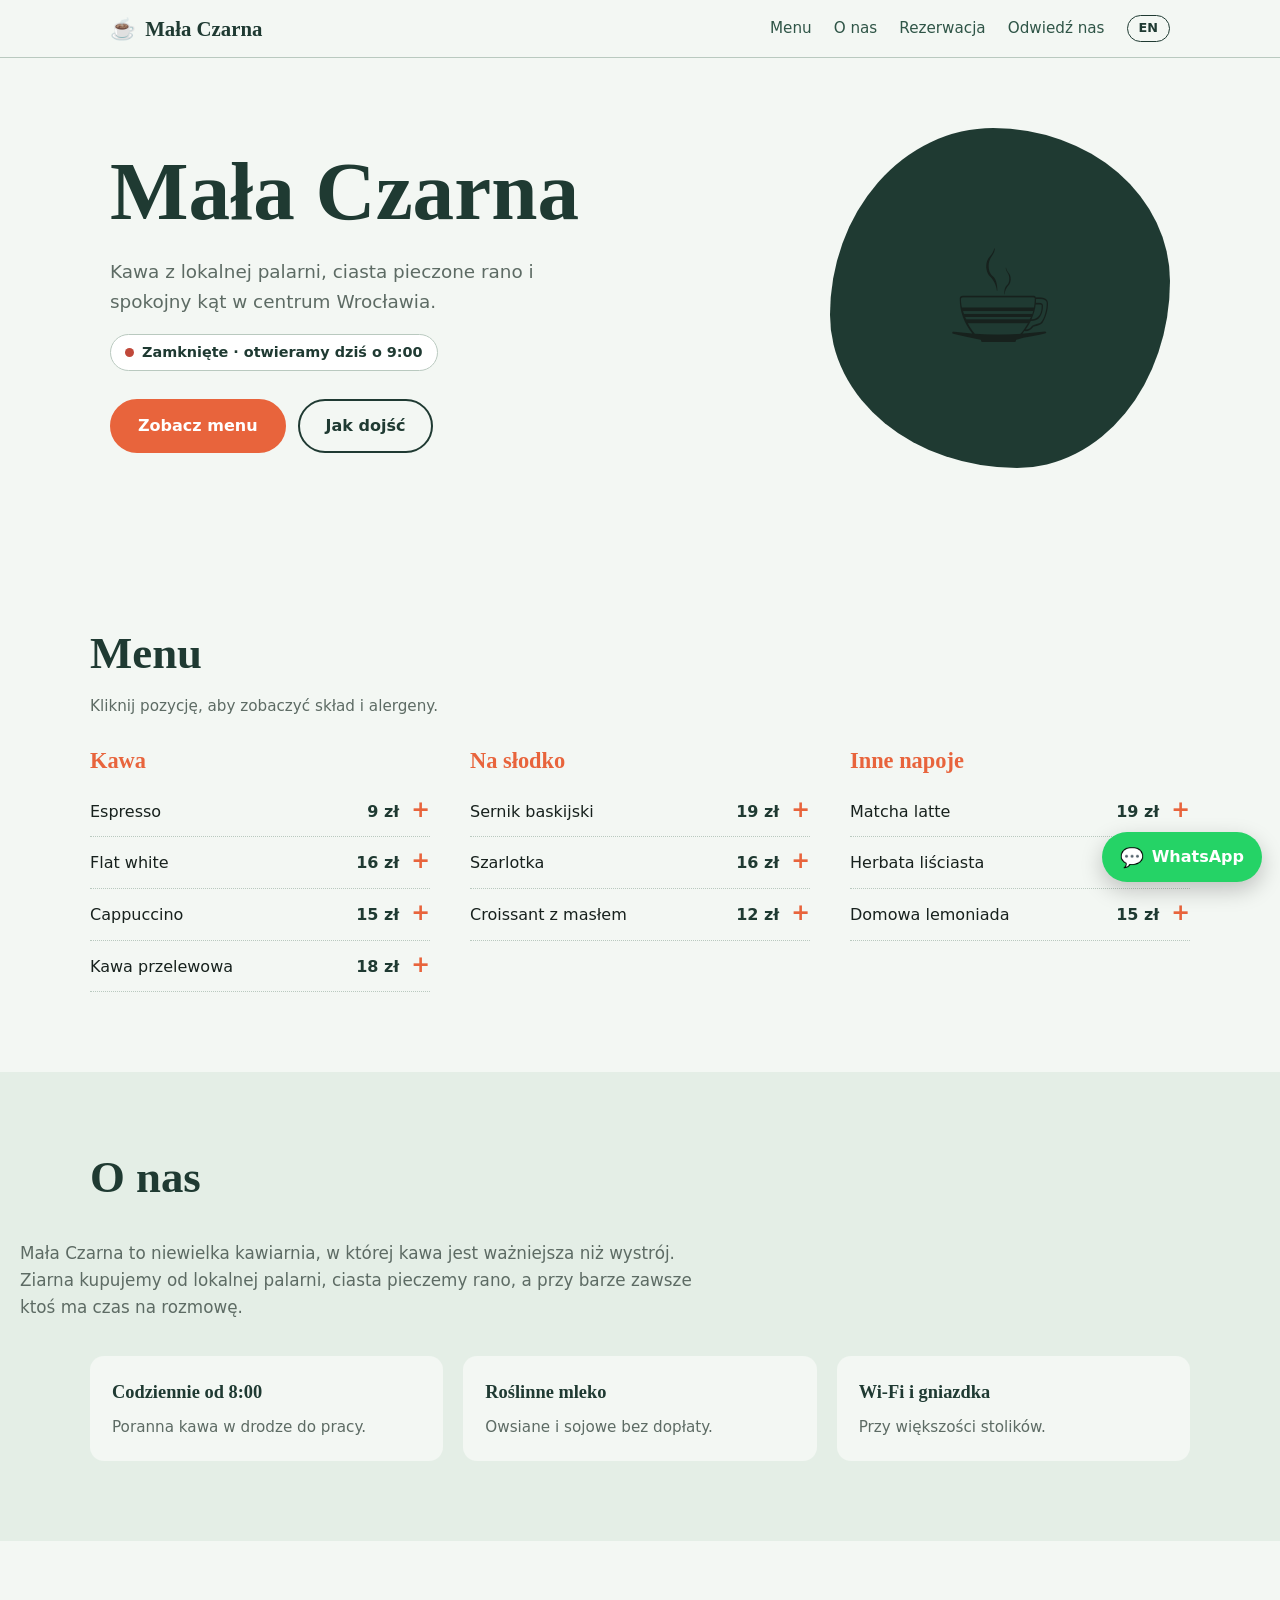
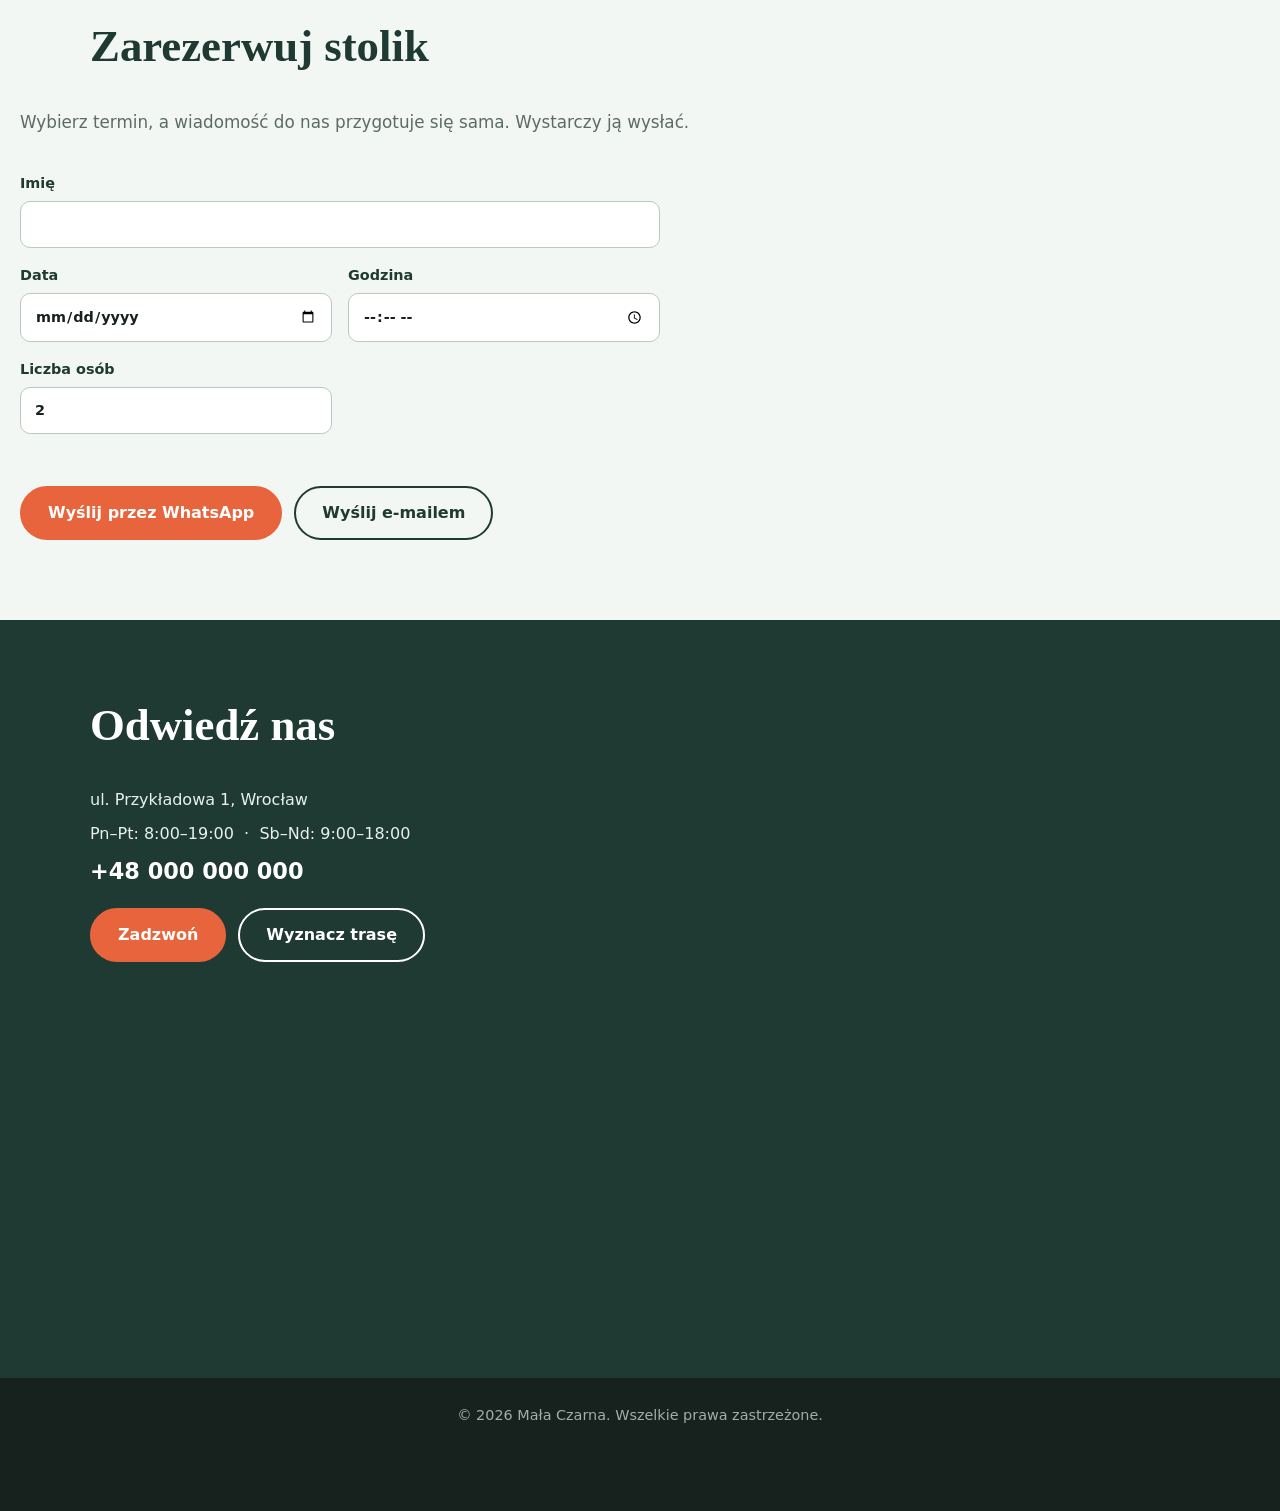
<file: index.html>
<!DOCTYPE html>
<html lang="pl">
<head>
    <meta charset="UTF-8">
    <meta name="viewport" content="width=device-width, initial-scale=1.0">
    <meta name="description" content="Mała Czarna – kawiarnia we Wrocławiu. Dobra kawa, domowe ciasta i spokojny kąt w centrum.">
    <title>Mała Czarna – kawiarnia we Wrocławiu</title>
    <link rel="icon" href="data:image/svg+xml,<svg xmlns='http://www.w3.org/2000/svg' viewBox='0 0 100 100'><text y='.9em' font-size='90'>☕</text></svg>">
    <link rel="alternate" hreflang="pl" href="index.html">
    <link rel="alternate" hreflang="en" href="en.html">

    <meta property="og:type" content="website">
    <meta property="og:title" content="Mała Czarna – kawiarnia we Wrocławiu">
    <meta property="og:description" content="Dobra kawa, domowe ciasta i spokojny kąt w centrum Wrocławia.">
    <meta property="og:locale" content="pl_PL">

    <link rel="stylesheet" href="style.css">

    <script type="application/ld+json">
    {
        "@context": "https://schema.org",
        "@type": "CafeOrCoffeeShop",
        "name": "Mała Czarna",
        "address": {
            "@type": "PostalAddress",
            "streetAddress": "ul. Przykładowa 1",
            "addressLocality": "Wrocław",
            "addressCountry": "PL"
        },
        "telephone": "+48000000000",
        "openingHours": ["Mo-Fr 08:00-19:00", "Sa-Su 09:00-18:00"]
    }
    </script>
</head>
<body>

    <header>
        <nav>
            <a href="#" class="brand"><span class="brand-cup">☕</span> Mała Czarna</a>
            <div class="links">
                <a href="#menu">Menu</a>
                <a href="#about">O nas</a>
                <a href="#book">Rezerwacja</a>
                <a href="#visit">Odwiedź nas</a>
                <a href="en.html" hreflang="en" lang="en" class="lang">EN</a>
            </div>
        </nav>
    </header>

    <section class="hero">
        <div class="hero-text">
            <h1>Mała Czarna</h1>
            <p class="lead">Kawa z lokalnej palarni, ciasta pieczone rano i spokojny kąt w centrum Wrocławia.</p>
            <p class="status" id="status" aria-live="polite"></p>
            <div class="hero-buttons">
                <a href="#menu" class="button">Zobacz menu</a>
                <a href="#visit" class="button button-outline">Jak dojść</a>
            </div>
        </div>
        <div class="hero-art" aria-hidden="true">☕</div>
    </section>

    <section id="menu" class="section">
        <h2>Menu</h2>
        <p class="hint">Kliknij pozycję, aby zobaczyć skład i alergeny.</p>
        <div class="menu-grid">
            <div class="menu-col">
                <h3>Kawa</h3>
                <ul>
                    <li><details>
                        <summary><span>Espresso</span><span class="price">9 zł</span></summary>
                        <p class="ingredients"><strong>Skład:</strong> kawa arabica z lokalnej palarni, woda.<span class="allergens">Alergeny: brak</span></p>
                    </details></li>
                    <li><details>
                        <summary><span>Flat white</span><span class="price">16 zł</span></summary>
                        <p class="ingredients"><strong>Skład:</strong> podwójne espresso, mleko 3,2% (lub napój roślinny).<span class="allergens">Alergeny: mleko</span></p>
                    </details></li>
                    <li><details>
                        <summary><span>Cappuccino</span><span class="price">15 zł</span></summary>
                        <p class="ingredients"><strong>Skład:</strong> espresso, mleko, mleczna pianka.<span class="allergens">Alergeny: mleko</span></p>
                    </details></li>
                    <li><details>
                        <summary><span>Kawa przelewowa</span><span class="price">18 zł</span></summary>
                        <p class="ingredients"><strong>Skład:</strong> kawa single origin, woda.<span class="allergens">Alergeny: brak</span></p>
                    </details></li>
                </ul>
            </div>
            <div class="menu-col">
                <h3>Na słodko</h3>
                <ul>
                    <li><details>
                        <summary><span>Sernik baskijski</span><span class="price">19 zł</span></summary>
                        <p class="ingredients"><strong>Skład:</strong> ser śmietankowy, śmietana, jajka, cukier, mąka pszenna.<span class="allergens">Alergeny: mleko, jaja, gluten</span></p>
                    </details></li>
                    <li><details>
                        <summary><span>Szarlotka</span><span class="price">16 zł</span></summary>
                        <p class="ingredients"><strong>Skład:</strong> jabłka, mąka pszenna, masło, cukier, cynamon.<span class="allergens">Alergeny: gluten, mleko</span></p>
                    </details></li>
                    <li><details>
                        <summary><span>Croissant z masłem</span><span class="price">12 zł</span></summary>
                        <p class="ingredients"><strong>Skład:</strong> mąka pszenna, masło, mleko, drożdże, cukier, sól.<span class="allergens">Alergeny: gluten, mleko</span></p>
                    </details></li>
                </ul>
            </div>
            <div class="menu-col">
                <h3>Inne napoje</h3>
                <ul>
                    <li><details>
                        <summary><span>Matcha latte</span><span class="price">19 zł</span></summary>
                        <p class="ingredients"><strong>Skład:</strong> matcha, mleko (lub napój roślinny), syrop waniliowy.<span class="allergens">Alergeny: mleko</span></p>
                    </details></li>
                    <li><details>
                        <summary><span>Herbata liściasta</span><span class="price">14 zł</span></summary>
                        <p class="ingredients"><strong>Skład:</strong> herbata liściasta, woda.<span class="allergens">Alergeny: brak</span></p>
                    </details></li>
                    <li><details>
                        <summary><span>Domowa lemoniada</span><span class="price">15 zł</span></summary>
                        <p class="ingredients"><strong>Skład:</strong> cytryna, woda gazowana, cukier, mięta.<span class="allergens">Alergeny: brak</span></p>
                    </details></li>
                </ul>
            </div>
        </div>
    </section>

    <section id="about" class="section alt">
        <h2>O nas</h2>
        <p class="text">
            Mała Czarna to niewielka kawiarnia, w której kawa jest ważniejsza niż wystrój.
            Ziarna kupujemy od lokalnej palarni, ciasta pieczemy rano,
            a przy barze zawsze ktoś ma czas na rozmowę.
        </p>
        <div class="perks">
            <div class="perk"><strong>Codziennie od 8:00</strong><span>Poranna kawa w drodze do pracy.</span></div>
            <div class="perk"><strong>Roślinne mleko</strong><span>Owsiane i sojowe bez dopłaty.</span></div>
            <div class="perk"><strong>Wi-Fi i gniazdka</strong><span>Przy większości stolików.</span></div>
        </div>
    </section>

    <section id="book" class="section">
        <h2>Zarezerwuj stolik</h2>
        <p class="text">Wybierz termin, a wiadomość do nas przygotuje się sama. Wystarczy ją wysłać.</p>
        <form id="book-form" class="book-form">
            <label>Imię <input type="text" name="guest" required autocomplete="given-name"></label>
            <label>Data <input type="date" name="date" required></label>
            <label>Godzina <input type="time" name="time" required></label>
            <label>Liczba osób <input type="number" name="guests" min="1" max="12" value="2" required></label>
            <p class="book-note" id="book-note" role="alert"></p>
            <div class="book-actions">
                <button type="submit" data-channel="whatsapp" class="button">Wyślij przez WhatsApp</button>
                <button type="submit" data-channel="email" class="button button-outline">Wyślij e-mailem</button>
            </div>
        </form>
    </section>

    <section id="visit" class="section visit">
        <h2>Odwiedź nas</h2>
        <p>ul. Przykładowa 1, Wrocław</p>
        <p>Pn–Pt: 8:00–19:00 &nbsp;·&nbsp; Sb–Nd: 9:00–18:00</p>
        <p><a href="tel:+48000000000" class="phone">+48 000 000 000</a></p>
        <div class="visit-buttons">
            <a href="tel:+48000000000" class="button">Zadzwoń</a>
            <a href="https://www.google.com/maps/dir/?api=1&destination=Rynek+Wroclaw" class="button button-outline" target="_blank" rel="noopener">Wyznacz trasę</a>
        </div>
        <div class="map">
            <iframe
                src="https://www.google.com/maps?q=Rynek+Wroclaw&output=embed"
                width="100%" height="300" style="border:0;"
                allowfullscreen="" loading="lazy"
                title="Mapa dojazdu do Mała Czarna">
            </iframe>
        </div>
    </section>

    <footer>
        <p>© 2026 Mała Czarna. Wszelkie prawa zastrzeżone.</p>
    </footer>

    <a class="wa-float" href="https://wa.me/48000000000" target="_blank" rel="noopener" aria-label="WhatsApp">
        <span aria-hidden="true">💬</span><b>WhatsApp</b>
    </a>
    <script src="script.js" defer></script>

</body>
</html>
</file>
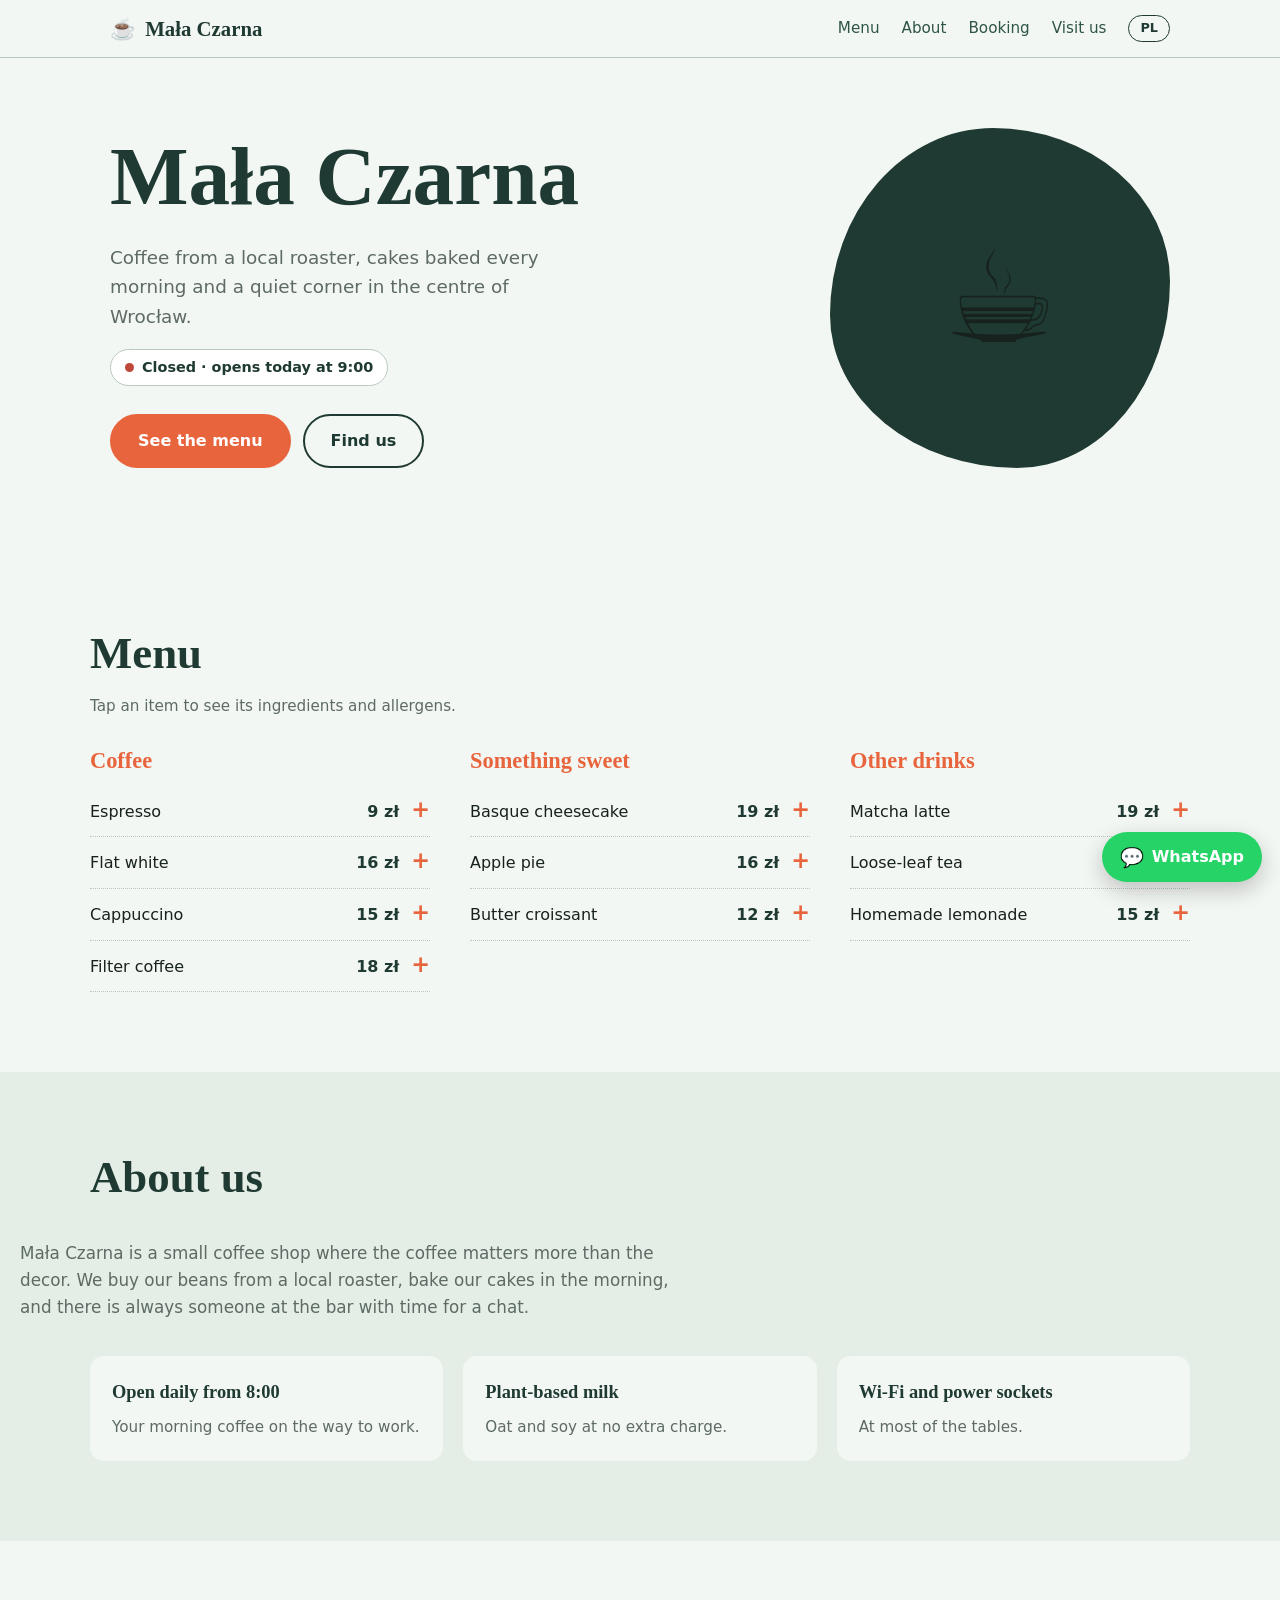
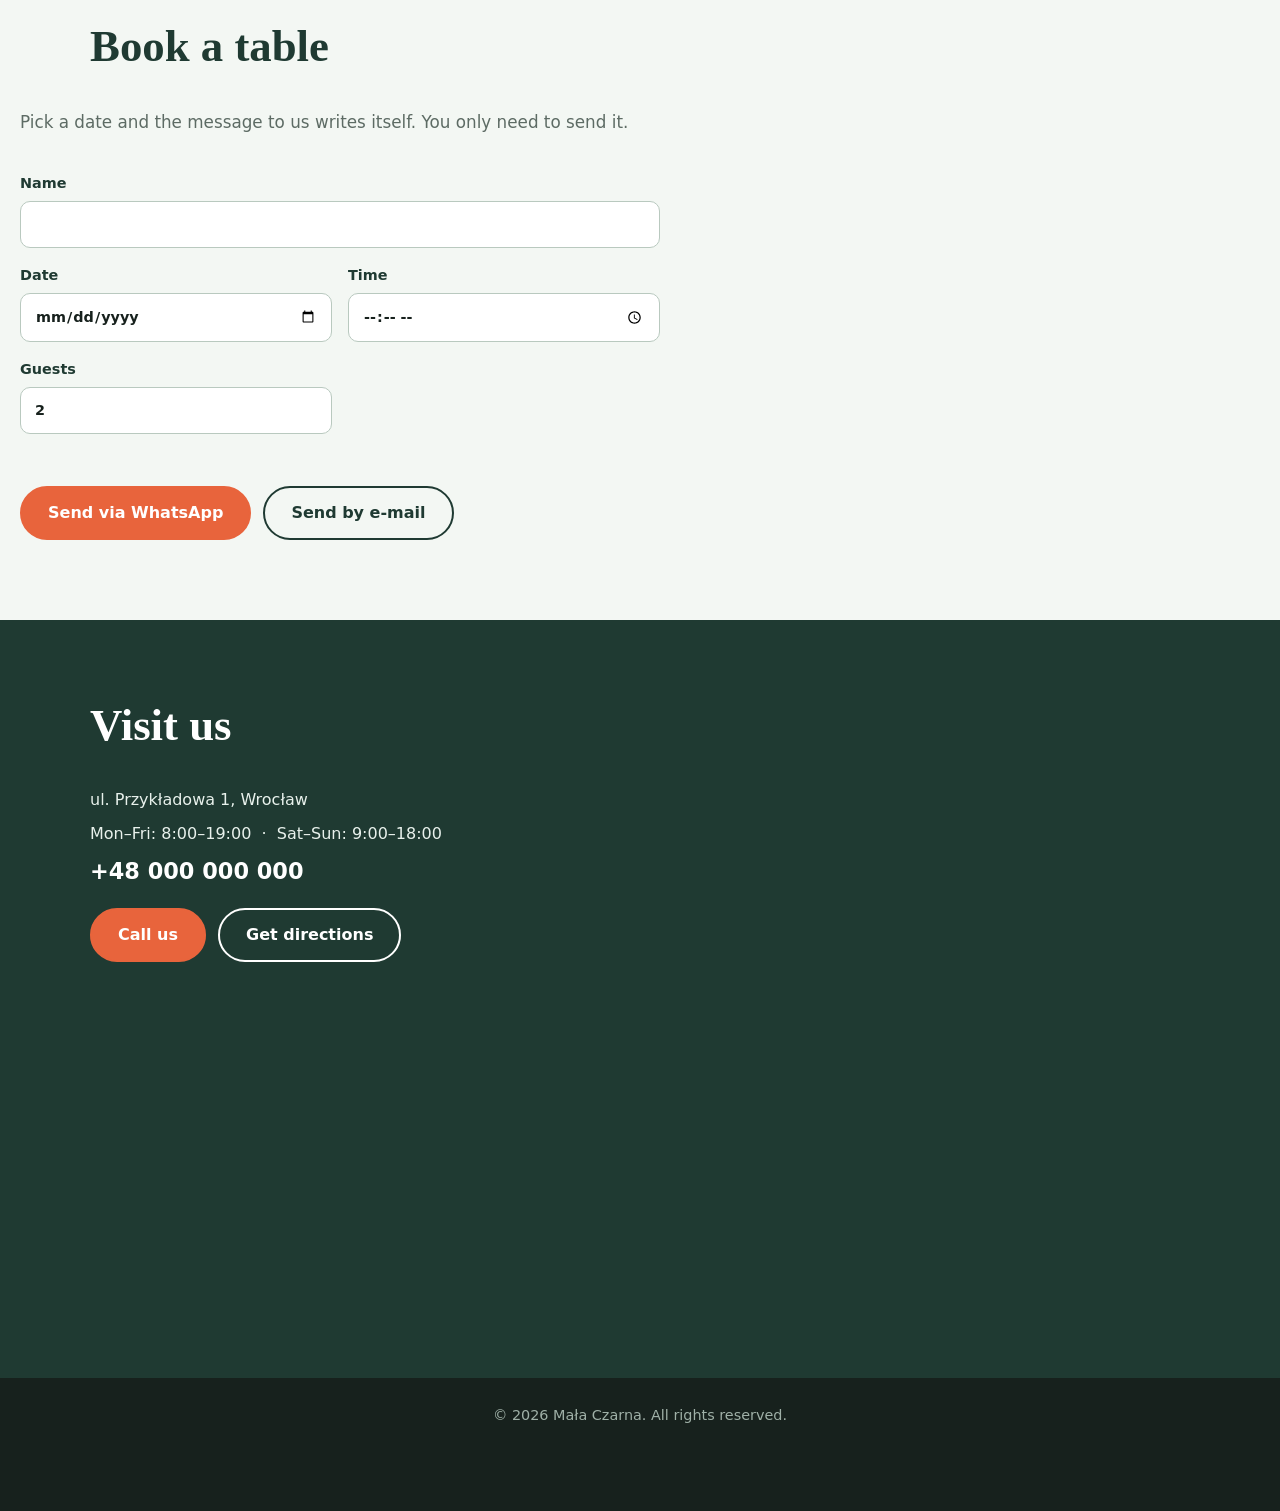
<file: en.html>
<!DOCTYPE html>
<html lang="en">
<head>
    <meta charset="UTF-8">
    <meta name="viewport" content="width=device-width, initial-scale=1.0">
    <meta name="description" content="Mała Czarna – a coffee shop in Wrocław. Good coffee, homemade cakes and a quiet corner in the city centre.">
    <title>Mała Czarna – Coffee Shop in Wrocław</title>
    <link rel="icon" href="data:image/svg+xml,<svg xmlns='http://www.w3.org/2000/svg' viewBox='0 0 100 100'><text y='.9em' font-size='90'>☕</text></svg>">
    <link rel="alternate" hreflang="pl" href="index.html">
    <link rel="alternate" hreflang="en" href="en.html">

    <meta property="og:type" content="website">
    <meta property="og:title" content="Mała Czarna – Coffee Shop in Wrocław">
    <meta property="og:description" content="Good coffee, homemade cakes and a quiet corner in the centre of Wrocław.">
    <meta property="og:locale" content="en_US">

    <link rel="stylesheet" href="style.css">

    <script type="application/ld+json">
    {
        "@context": "https://schema.org",
        "@type": "CafeOrCoffeeShop",
        "name": "Mała Czarna",
        "address": {
            "@type": "PostalAddress",
            "streetAddress": "ul. Przykładowa 1",
            "addressLocality": "Wrocław",
            "addressCountry": "PL"
        },
        "telephone": "+48000000000",
        "openingHours": ["Mo-Fr 08:00-19:00", "Sa-Su 09:00-18:00"]
    }
    </script>
</head>
<body>

    <header>
        <nav>
            <a href="#" class="brand"><span class="brand-cup">☕</span> Mała Czarna</a>
            <div class="links">
                <a href="#menu">Menu</a>
                <a href="#about">About</a>
                <a href="#book">Booking</a>
                <a href="#visit">Visit us</a>
                <a href="index.html" hreflang="pl" lang="pl" class="lang">PL</a>
            </div>
        </nav>
    </header>

    <section class="hero">
        <div class="hero-text">
            <h1>Mała Czarna</h1>
            <p class="lead">Coffee from a local roaster, cakes baked every morning and a quiet corner in the centre of Wrocław.</p>
            <p class="status" id="status" aria-live="polite"></p>
            <div class="hero-buttons">
                <a href="#menu" class="button">See the menu</a>
                <a href="#visit" class="button button-outline">Find us</a>
            </div>
        </div>
        <div class="hero-art" aria-hidden="true">☕</div>
    </section>

    <section id="menu" class="section">
        <h2>Menu</h2>
        <p class="hint">Tap an item to see its ingredients and allergens.</p>
        <div class="menu-grid">
            <div class="menu-col">
                <h3>Coffee</h3>
                <ul>
                    <li><details>
                        <summary><span>Espresso</span><span class="price">9 zł</span></summary>
                        <p class="ingredients"><strong>Ingredients:</strong> arabica coffee from a local roaster, water.<span class="allergens">Allergens: none</span></p>
                    </details></li>
                    <li><details>
                        <summary><span>Flat white</span><span class="price">16 zł</span></summary>
                        <p class="ingredients"><strong>Ingredients:</strong> double espresso, milk 3.2% (or plant-based drink).<span class="allergens">Allergens: milk</span></p>
                    </details></li>
                    <li><details>
                        <summary><span>Cappuccino</span><span class="price">15 zł</span></summary>
                        <p class="ingredients"><strong>Ingredients:</strong> espresso, milk, milk foam.<span class="allergens">Allergens: milk</span></p>
                    </details></li>
                    <li><details>
                        <summary><span>Filter coffee</span><span class="price">18 zł</span></summary>
                        <p class="ingredients"><strong>Ingredients:</strong> single origin coffee, water.<span class="allergens">Allergens: none</span></p>
                    </details></li>
                </ul>
            </div>
            <div class="menu-col">
                <h3>Something sweet</h3>
                <ul>
                    <li><details>
                        <summary><span>Basque cheesecake</span><span class="price">19 zł</span></summary>
                        <p class="ingredients"><strong>Ingredients:</strong> cream cheese, cream, eggs, sugar, wheat flour.<span class="allergens">Allergens: milk, eggs, gluten</span></p>
                    </details></li>
                    <li><details>
                        <summary><span>Apple pie</span><span class="price">16 zł</span></summary>
                        <p class="ingredients"><strong>Ingredients:</strong> apples, wheat flour, butter, sugar, cinnamon.<span class="allergens">Allergens: gluten, milk</span></p>
                    </details></li>
                    <li><details>
                        <summary><span>Butter croissant</span><span class="price">12 zł</span></summary>
                        <p class="ingredients"><strong>Ingredients:</strong> wheat flour, butter, milk, yeast, sugar, salt.<span class="allergens">Allergens: gluten, milk</span></p>
                    </details></li>
                </ul>
            </div>
            <div class="menu-col">
                <h3>Other drinks</h3>
                <ul>
                    <li><details>
                        <summary><span>Matcha latte</span><span class="price">19 zł</span></summary>
                        <p class="ingredients"><strong>Ingredients:</strong> matcha, milk (or plant-based drink), vanilla syrup.<span class="allergens">Allergens: milk</span></p>
                    </details></li>
                    <li><details>
                        <summary><span>Loose-leaf tea</span><span class="price">14 zł</span></summary>
                        <p class="ingredients"><strong>Ingredients:</strong> loose-leaf tea, water.<span class="allergens">Allergens: none</span></p>
                    </details></li>
                    <li><details>
                        <summary><span>Homemade lemonade</span><span class="price">15 zł</span></summary>
                        <p class="ingredients"><strong>Ingredients:</strong> lemon, sparkling water, sugar, mint.<span class="allergens">Allergens: none</span></p>
                    </details></li>
                </ul>
            </div>
        </div>
    </section>

    <section id="about" class="section alt">
        <h2>About us</h2>
        <p class="text">
            Mała Czarna is a small coffee shop where the coffee matters more than the decor.
            We buy our beans from a local roaster, bake our cakes in the morning,
            and there is always someone at the bar with time for a chat.
        </p>
        <div class="perks">
            <div class="perk"><strong>Open daily from 8:00</strong><span>Your morning coffee on the way to work.</span></div>
            <div class="perk"><strong>Plant-based milk</strong><span>Oat and soy at no extra charge.</span></div>
            <div class="perk"><strong>Wi-Fi and power sockets</strong><span>At most of the tables.</span></div>
        </div>
    </section>

    <section id="book" class="section">
        <h2>Book a table</h2>
        <p class="text">Pick a date and the message to us writes itself. You only need to send it.</p>
        <form id="book-form" class="book-form">
            <label>Name <input type="text" name="guest" required autocomplete="given-name"></label>
            <label>Date <input type="date" name="date" required></label>
            <label>Time <input type="time" name="time" required></label>
            <label>Guests <input type="number" name="guests" min="1" max="12" value="2" required></label>
            <p class="book-note" id="book-note" role="alert"></p>
            <div class="book-actions">
                <button type="submit" data-channel="whatsapp" class="button">Send via WhatsApp</button>
                <button type="submit" data-channel="email" class="button button-outline">Send by e-mail</button>
            </div>
        </form>
    </section>

    <section id="visit" class="section visit">
        <h2>Visit us</h2>
        <p>ul. Przykładowa 1, Wrocław</p>
        <p>Mon–Fri: 8:00–19:00 &nbsp;·&nbsp; Sat–Sun: 9:00–18:00</p>
        <p><a href="tel:+48000000000" class="phone">+48 000 000 000</a></p>
        <div class="visit-buttons">
            <a href="tel:+48000000000" class="button">Call us</a>
            <a href="https://www.google.com/maps/dir/?api=1&destination=Rynek+Wroclaw" class="button button-outline" target="_blank" rel="noopener">Get directions</a>
        </div>
        <div class="map">
            <iframe
                src="https://www.google.com/maps?q=Rynek+Wroclaw&output=embed"
                width="100%" height="300" style="border:0;"
                allowfullscreen="" loading="lazy"
                title="Map to Mała Czarna">
            </iframe>
        </div>
    </section>

    <footer>
        <p>© 2026 Mała Czarna. All rights reserved.</p>
    </footer>

    <a class="wa-float" href="https://wa.me/48000000000" target="_blank" rel="noopener" aria-label="WhatsApp">
        <span aria-hidden="true">💬</span><b>WhatsApp</b>
    </a>
    <script src="script.js" defer></script>

</body>
</html>
</file>
<file: style.css>
/* ===== Цвета (меняй здесь под каждого клиента) ===== */
:root {
    --bg: #f3f7f3;
    --bg-alt: #e4eee6;
    --green: #1f3a32;
    --green-soft: #2f5547;
    --accent: #e8643c;
    --accent-dark: #cf5230;
    --ink: #17211d;
    --muted: #5d6b64;
    --line: #b9c9bf;
}

/* ===== База ===== */
* {
    box-sizing: border-box;
    margin: 0;
    padding: 0;
}

html {
    scroll-behavior: smooth;
}

body {
    font-family: "Segoe UI", system-ui, -apple-system, Arial, sans-serif;
    line-height: 1.6;
    color: var(--ink);
    background: var(--bg);
}

a {
    color: inherit;
    text-decoration: none;
}

h1, h2, h3 {
    font-family: Georgia, "Times New Roman", serif;
    line-height: 1.15;
    font-weight: 700;
}

/* ===== Шапка ===== */
header {
    position: sticky;
    top: 0;
    z-index: 100;
    background: rgba(243, 247, 243, 0.94);
    backdrop-filter: blur(6px);
    border-bottom: 1px solid var(--line);
}

nav {
    max-width: 1100px;
    margin: 0 auto;
    padding: 12px 20px;
    display: flex;
    align-items: center;
    justify-content: space-between;
    gap: 16px;
    flex-wrap: wrap;
}

.brand {
    font-family: Georgia, "Times New Roman", serif;
    font-size: 1.3rem;
    font-weight: 700;
    color: var(--green);
}

.brand-cup {
    margin-right: 4px;
}

.brand:hover .brand-cup {
    display: inline-block;
    animation: wiggle 0.6s ease;
}

.links {
    display: flex;
    align-items: center;
    flex-wrap: wrap;
    gap: 6px 22px;
}

.links a {
    font-size: 0.95rem;
    color: var(--green-soft);
    transition: color 0.2s;
}

.links a:hover {
    color: var(--accent);
}

.links a:not(.lang) {
    position: relative;
}

.links a:not(.lang)::after {
    content: "";
    position: absolute;
    left: 0;
    bottom: -4px;
    width: 100%;
    height: 2px;
    background: var(--accent);
    transform: scaleX(0);
    transform-origin: left;
    transition: transform 0.25s ease;
}

.links a:not(.lang):hover::after {
    transform: scaleX(1);
}

.links a.lang {
    border: 1px solid var(--green);
    color: var(--green);
    padding: 2px 11px;
    border-radius: 999px;
    font-size: 0.8rem;
    font-weight: 600;
}

.links a.lang:hover {
    background: var(--green);
    color: #fff;
}

/* ===== Главный экран ===== */
.hero {
    max-width: 1100px;
    margin: 0 auto;
    padding: 70px 20px 80px;
    display: grid;
    grid-template-columns: 1.3fr 1fr;
    align-items: center;
    gap: 40px;
}

.hero h1 {
    font-size: clamp(3rem, 9vw, 5.2rem);
    color: var(--green);
    margin-bottom: 18px;
}

.lead {
    font-size: 1.15rem;
    color: var(--muted);
    max-width: 480px;
}

.hero-buttons {
    margin-top: 28px;
    display: flex;
    flex-wrap: wrap;
    gap: 12px;
}

.hero h1,
.hero .lead,
.hero-buttons {
    animation: riseIn 0.8s cubic-bezier(0.2, 0.7, 0.2, 1) both;
}
.hero h1 { animation-delay: 0.1s; }
.hero .lead { animation-delay: 0.3s; }
.hero-buttons { animation-delay: 0.5s; }

.hero-art {
    position: relative;
    aspect-ratio: 1 / 1;
    max-width: 340px;
    width: 100%;
    margin-left: auto;
    background: var(--green);
    border-radius: 48% 52% 45% 55% / 55% 45% 55% 45%;
    display: flex;
    align-items: center;
    justify-content: center;
    font-size: clamp(5rem, 14vw, 8rem);
    animation:
        popIn 0.9s cubic-bezier(0.2, 0.8, 0.2, 1.1) 0.2s both,
        bob 6s ease-in-out 1.2s infinite;
}

/* пар над чашкой */
.hero-art::before,
.hero-art::after {
    content: "";
    position: absolute;
    top: 24%;
    width: 14px;
    height: 46px;
    border-radius: 50%;
    background: rgba(255, 255, 255, 0.4);
    filter: blur(7px);
    opacity: 0;
    animation: steam 3.2s ease-in-out infinite;
}
.hero-art::before { left: 42%; }
.hero-art::after { left: 56%; animation-delay: 1.4s; }

/* ===== Плашка «Открыто сейчас» ===== */
.status {
    display: inline-flex;
    align-items: center;
    gap: 8px;
    margin-top: 18px;
    padding: 6px 14px;
    border-radius: 999px;
    background: #fff;
    border: 1px solid var(--line);
    font-size: 0.9rem;
    font-weight: 600;
    color: var(--green);
    animation: riseIn 0.8s ease 0.4s both;
}
.status:empty { display: none; }
.status::before {
    content: "";
    width: 9px;
    height: 9px;
    border-radius: 50%;
    background: var(--muted);
}
.status.open::before {
    background: #2e9e5b;
    animation: pulse 2s ease-in-out infinite;
}
.status.soon::before { background: #e0a21a; }
.status.closed::before { background: #c0483a; }

/* ===== Кнопки ===== */
.button {
    display: inline-block;
    background: var(--accent);
    color: #fff;
    padding: 12px 26px;
    border-radius: 999px;
    font-weight: 600;
    border: 2px solid var(--accent);
    transition: transform 0.2s, background 0.2s, color 0.2s;
}

.button:hover {
    transform: translateY(-2px);
    background: var(--accent-dark);
    border-color: var(--accent-dark);
}

.button:active {
    transform: scale(0.97);
}

.button-outline {
    background: transparent;
    color: var(--green);
    border-color: var(--green);
}

.button-outline:hover {
    background: var(--green);
    border-color: var(--green);
    color: #fff;
}

/* ===== Секции ===== */
.section {
    padding: 80px 20px;
    scroll-margin-top: 60px;
}

.section > * {
    max-width: 1100px;
    margin-left: auto;
    margin-right: auto;
}

.section h2 {
    font-size: clamp(2rem, 5vw, 2.8rem);
    color: var(--green);
    margin-bottom: 36px;
}

.section.alt {
    background: var(--bg-alt);
}

.text {
    max-width: 680px !important;
    margin-left: 0 !important;
    margin-bottom: 36px;
    color: var(--muted);
    font-size: 1.05rem;
}

.hint {
    color: var(--muted);
    font-size: 0.95rem;
    margin-top: -22px;
    margin-bottom: 30px;
}

/* ===== Меню ===== */
.menu-grid {
    display: grid;
    grid-template-columns: repeat(auto-fit, minmax(260px, 1fr));
    gap: 40px;
}

.menu-col h3 {
    font-size: 1.4rem;
    color: var(--accent);
    margin-bottom: 12px;
}

.menu-col ul {
    list-style: none;
}

.menu-col li {
    border-bottom: 1px dotted var(--line);
}

.menu-col summary {
    display: flex;
    align-items: baseline;
    gap: 12px;
    padding: 12px 0;
    cursor: pointer;
    list-style: none;
    transition: padding-left 0.2s ease, color 0.2s ease;
}

.menu-col summary::-webkit-details-marker {
    display: none;
}

.menu-col summary > span:first-child {
    flex: 1;
}

.menu-col summary::after {
    content: "+";
    color: var(--accent);
    font-weight: 700;
    font-size: 1.4rem;
    line-height: 1;
    transition: transform 0.3s ease;
}

.menu-col details[open] summary::after {
    transform: rotate(45deg);
}

.menu-col summary:hover {
    padding-left: 10px;
    color: var(--accent);
}

.menu-col summary:hover .price {
    animation: nudge 0.4s ease;
}

.menu-col summary:focus-visible {
    outline: 2px solid var(--accent);
    outline-offset: 2px;
    border-radius: 6px;
}

.price {
    font-weight: 700;
    color: var(--green);
    white-space: nowrap;
}

.ingredients {
    margin: 0 0 14px;
    padding: 12px 14px;
    background: var(--bg-alt);
    border-radius: 10px;
    font-size: 0.92rem;
    color: var(--muted);
}

.ingredients strong {
    color: var(--green);
}

.ingredients .allergens {
    display: block;
    margin-top: 6px;
    font-size: 0.85rem;
    color: var(--accent-dark);
}

details[open] .ingredients {
    animation: reveal 0.35s ease both;
}

/* ===== О нас ===== */
.perks {
    display: grid;
    grid-template-columns: repeat(auto-fit, minmax(220px, 1fr));
    gap: 20px;
}

.perk {
    background: var(--bg);
    border-radius: 14px;
    padding: 22px;
    transition: transform 0.25s ease, box-shadow 0.25s ease;
}

.perk:hover {
    transform: translateY(-4px);
    box-shadow: 0 10px 24px rgba(31, 58, 50, 0.12);
}

.perk strong {
    display: block;
    font-family: Georgia, "Times New Roman", serif;
    font-size: 1.15rem;
    color: var(--green);
    margin-bottom: 6px;
}

.perk span {
    color: var(--muted);
    font-size: 0.95rem;
}

/* ===== Форма брони ===== */
.section .book-form {
    max-width: 640px;
    margin-left: 0;
    margin-right: auto;
    display: grid;
    grid-template-columns: 1fr 1fr;
    gap: 16px;
}

.book-form label {
    display: flex;
    flex-direction: column;
    gap: 6px;
    font-size: 0.9rem;
    font-weight: 600;
    color: var(--green);
}

.book-form label:first-child {
    grid-column: 1 / -1;
}

.book-form input {
    font: inherit;
    padding: 11px 14px;
    border: 1px solid var(--line);
    border-radius: 10px;
    background: #fff;
    color: var(--ink);
    transition: border-color 0.2s, box-shadow 0.2s;
}

.book-form input:focus {
    outline: none;
    border-color: var(--accent);
    box-shadow: 0 0 0 3px rgba(232, 100, 60, 0.18);
}

.book-note {
    grid-column: 1 / -1;
    min-height: 1.4em;
    color: var(--accent-dark);
    font-size: 0.9rem;
}

.book-actions {
    grid-column: 1 / -1;
    display: flex;
    flex-wrap: wrap;
    gap: 12px;
}

.book-actions .button {
    cursor: pointer;
    font: inherit;
    font-weight: 600;
}

/* ===== Контакты ===== */
.section.visit {
    background: var(--green);
    color: #e8f1ec;
}

.section.visit h2 {
    color: #fff;
}

.visit p {
    margin-bottom: 8px;
}

.phone {
    color: #fff;
    font-size: 1.4rem;
    font-weight: 600;
}

.visit-buttons {
    margin-top: 18px;
    display: flex;
    flex-wrap: wrap;
    gap: 12px;
}

.visit .button-outline {
    color: #fff;
    border-color: #fff;
}

.visit .button-outline:hover {
    background: #fff;
    color: var(--green);
}

.map {
    margin-top: 36px;
    border-radius: 16px;
    overflow: hidden;
}

.map iframe {
    display: block;
}

/* ===== Плавающая кнопка WhatsApp ===== */
.wa-float {
    position: fixed;
    right: 18px;
    bottom: 18px;
    z-index: 200;
    display: inline-flex;
    align-items: center;
    gap: 8px;
    background: #25d366;
    color: #fff;
    padding: 12px 18px;
    border-radius: 999px;
    box-shadow: 0 8px 22px rgba(0, 0, 0, 0.22);
    transition: transform 0.2s ease;
    animation: riseIn 0.6s ease 1.2s both;
}

.wa-float:hover {
    transform: translateY(-3px);
}

.wa-float span {
    font-size: 1.2rem;
    line-height: 1;
}

/* ===== Подвал ===== */
footer {
    background: var(--ink);
    color: #9fb0a7;
    padding: 26px 20px 84px;
    text-align: center;
    font-size: 0.9rem;
}

/* ===== Анимации при прокрутке (Chrome, Edge) ===== */
@supports (animation-timeline: view()) {
    .section h2,
    .menu-col,
    .text,
    .perk,
    .book-form,
    .visit .map {
        animation: riseIn linear both;
        animation-timeline: view();
        animation-range: entry 0% entry 35%;
    }
}

@keyframes riseIn {
    from { opacity: 0; transform: translateY(22px); }
    to   { opacity: 1; transform: translateY(0); }
}
@keyframes popIn {
    from { opacity: 0; transform: scale(0.85) rotate(-6deg); }
    to   { opacity: 1; transform: scale(1) rotate(0); }
}
@keyframes bob {
    0%, 100% { transform: translateY(0); }
    50%      { transform: translateY(-10px); }
}
@keyframes wiggle {
    0%, 100% { transform: rotate(0); }
    30%      { transform: rotate(-14deg); }
    60%      { transform: rotate(10deg); }
}
@keyframes reveal {
    from { opacity: 0; transform: translateY(-6px); }
    to   { opacity: 1; transform: none; }
}
@keyframes steam {
    0%   { opacity: 0;    transform: translateY(0) scaleX(1); }
    30%  { opacity: 0.55; }
    100% { opacity: 0;    transform: translateY(-42px) scaleX(1.6); }
}
@keyframes nudge {
    0%, 100% { transform: translateY(0); }
    50%      { transform: translateY(-3px); }
}
@keyframes pulse {
    0%, 100% { box-shadow: 0 0 0 0 rgba(46, 158, 91, 0.5); }
    50%      { box-shadow: 0 0 0 7px rgba(46, 158, 91, 0); }
}

/* ===== Телефоны ===== */
@media (max-width: 760px) {
    .hero {
        grid-template-columns: 1fr;
        padding: 44px 20px 56px;
    }

    .hero-art {
        margin: 0 auto;
        max-width: 220px;
        order: -1;
    }

    .section {
        padding: 56px 20px;
    }
}

@media (max-width: 520px) {
    .section .book-form {
        grid-template-columns: 1fr;
    }

    .wa-float {
        padding: 12px 14px;
    }

    .wa-float b {
        display: none;
    }
}

/* ===== Если в системе отключены анимации ===== */
@media (prefers-reduced-motion: reduce) {
    html {
        scroll-behavior: auto;
    }

    *, *::before, *::after {
        animation: none !important;
        transition: none !important;
    }
}
</file>
